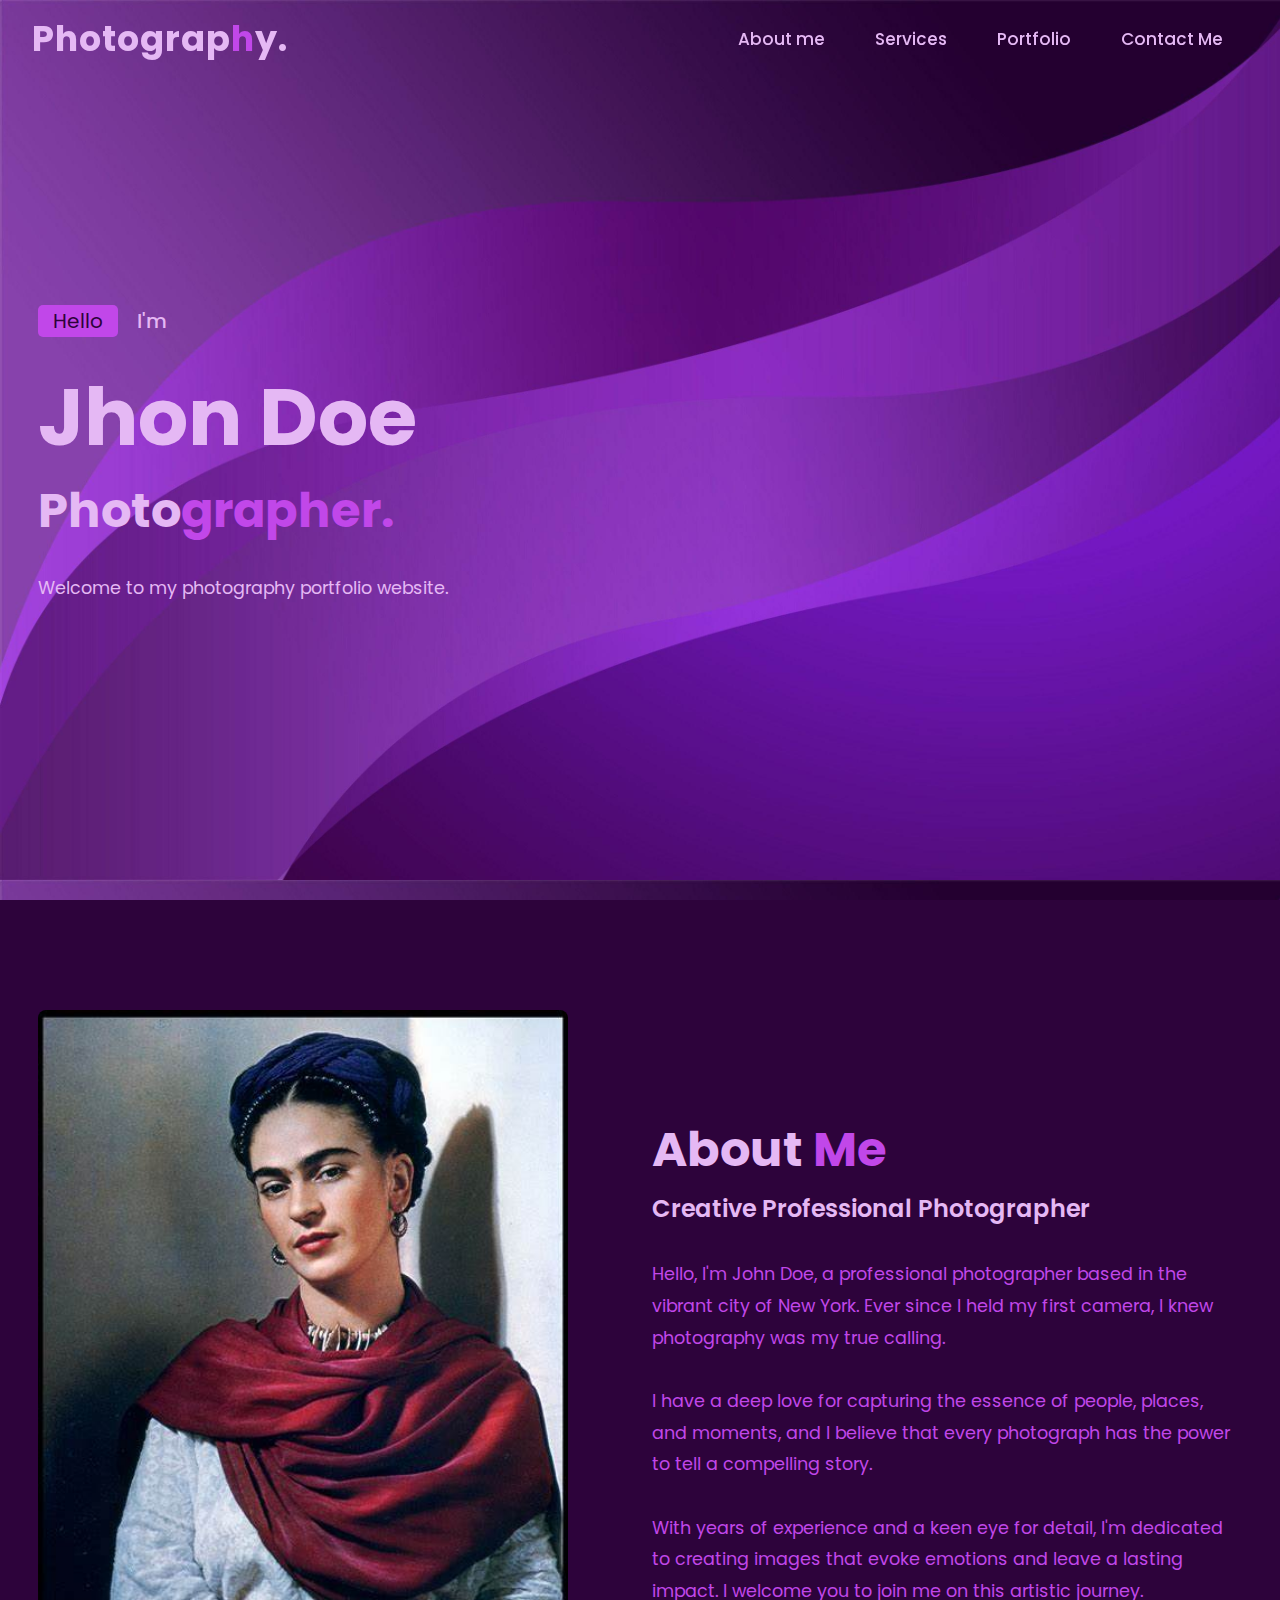
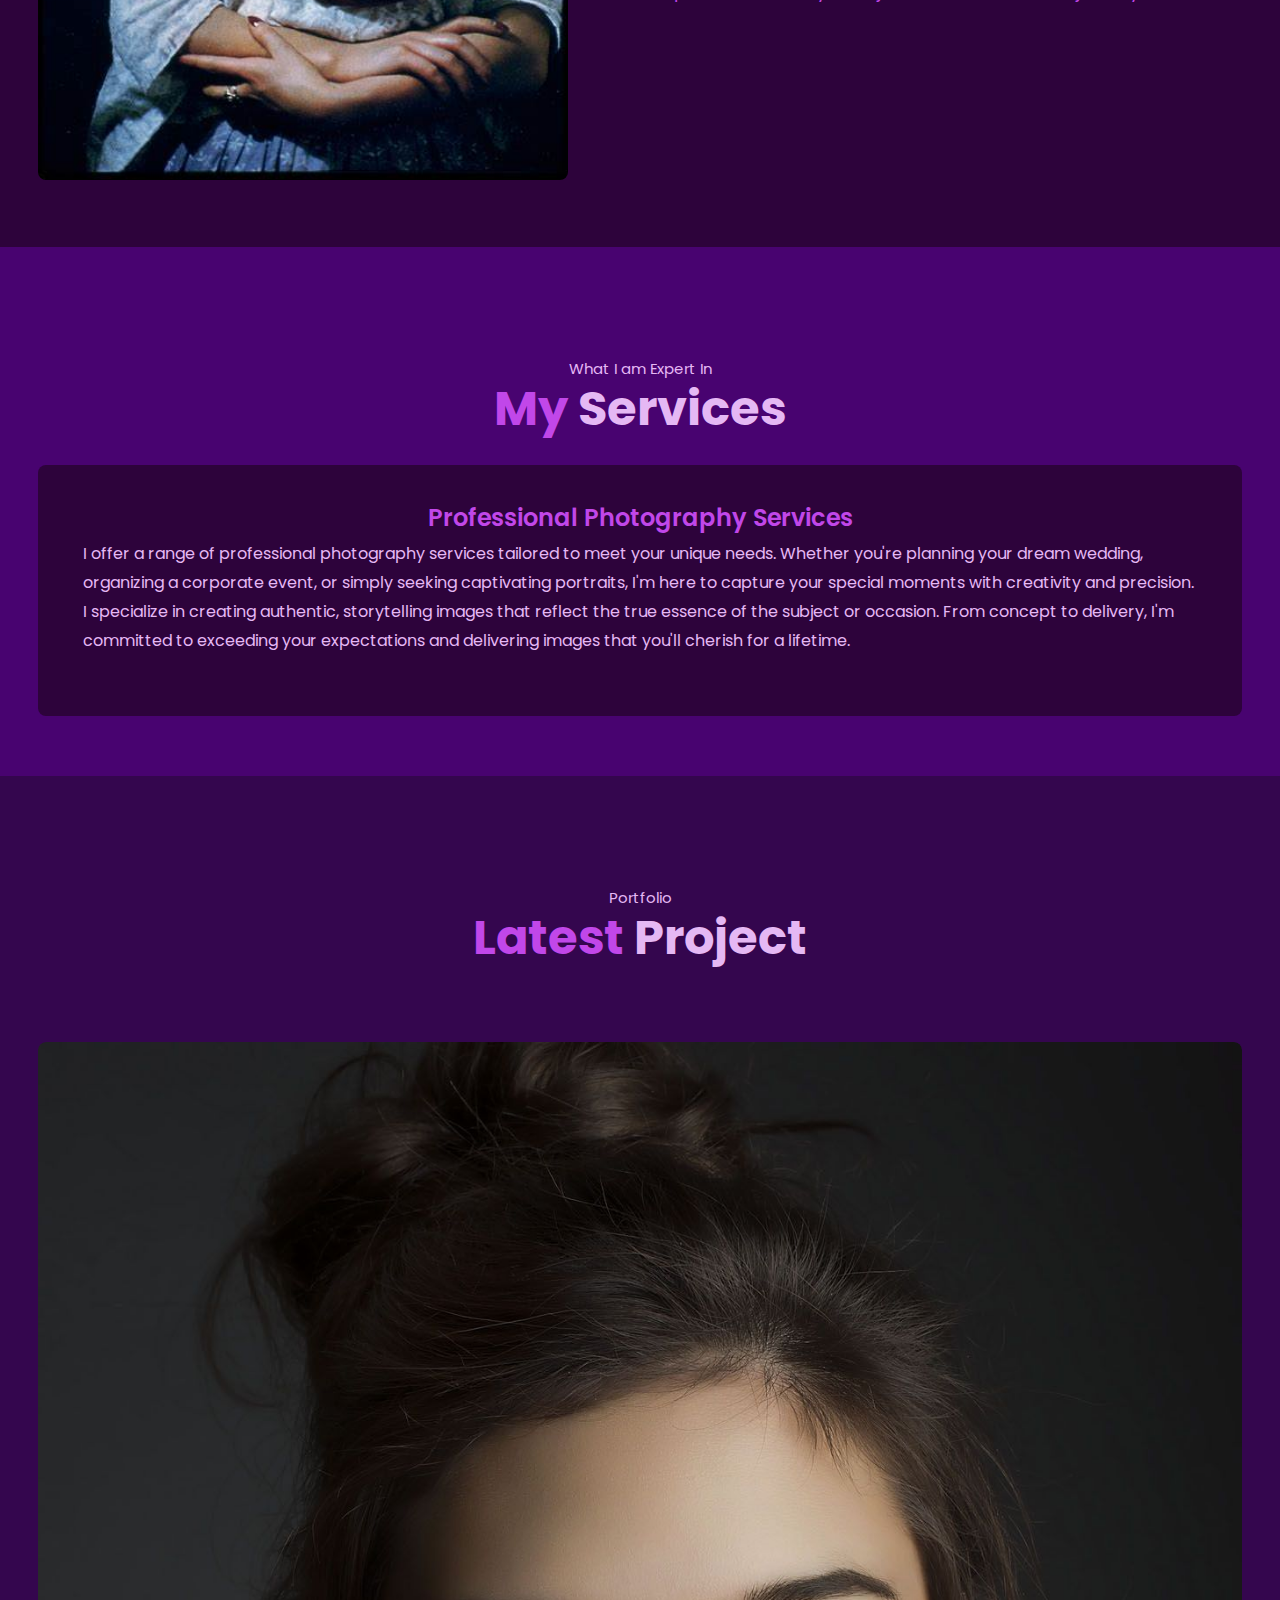
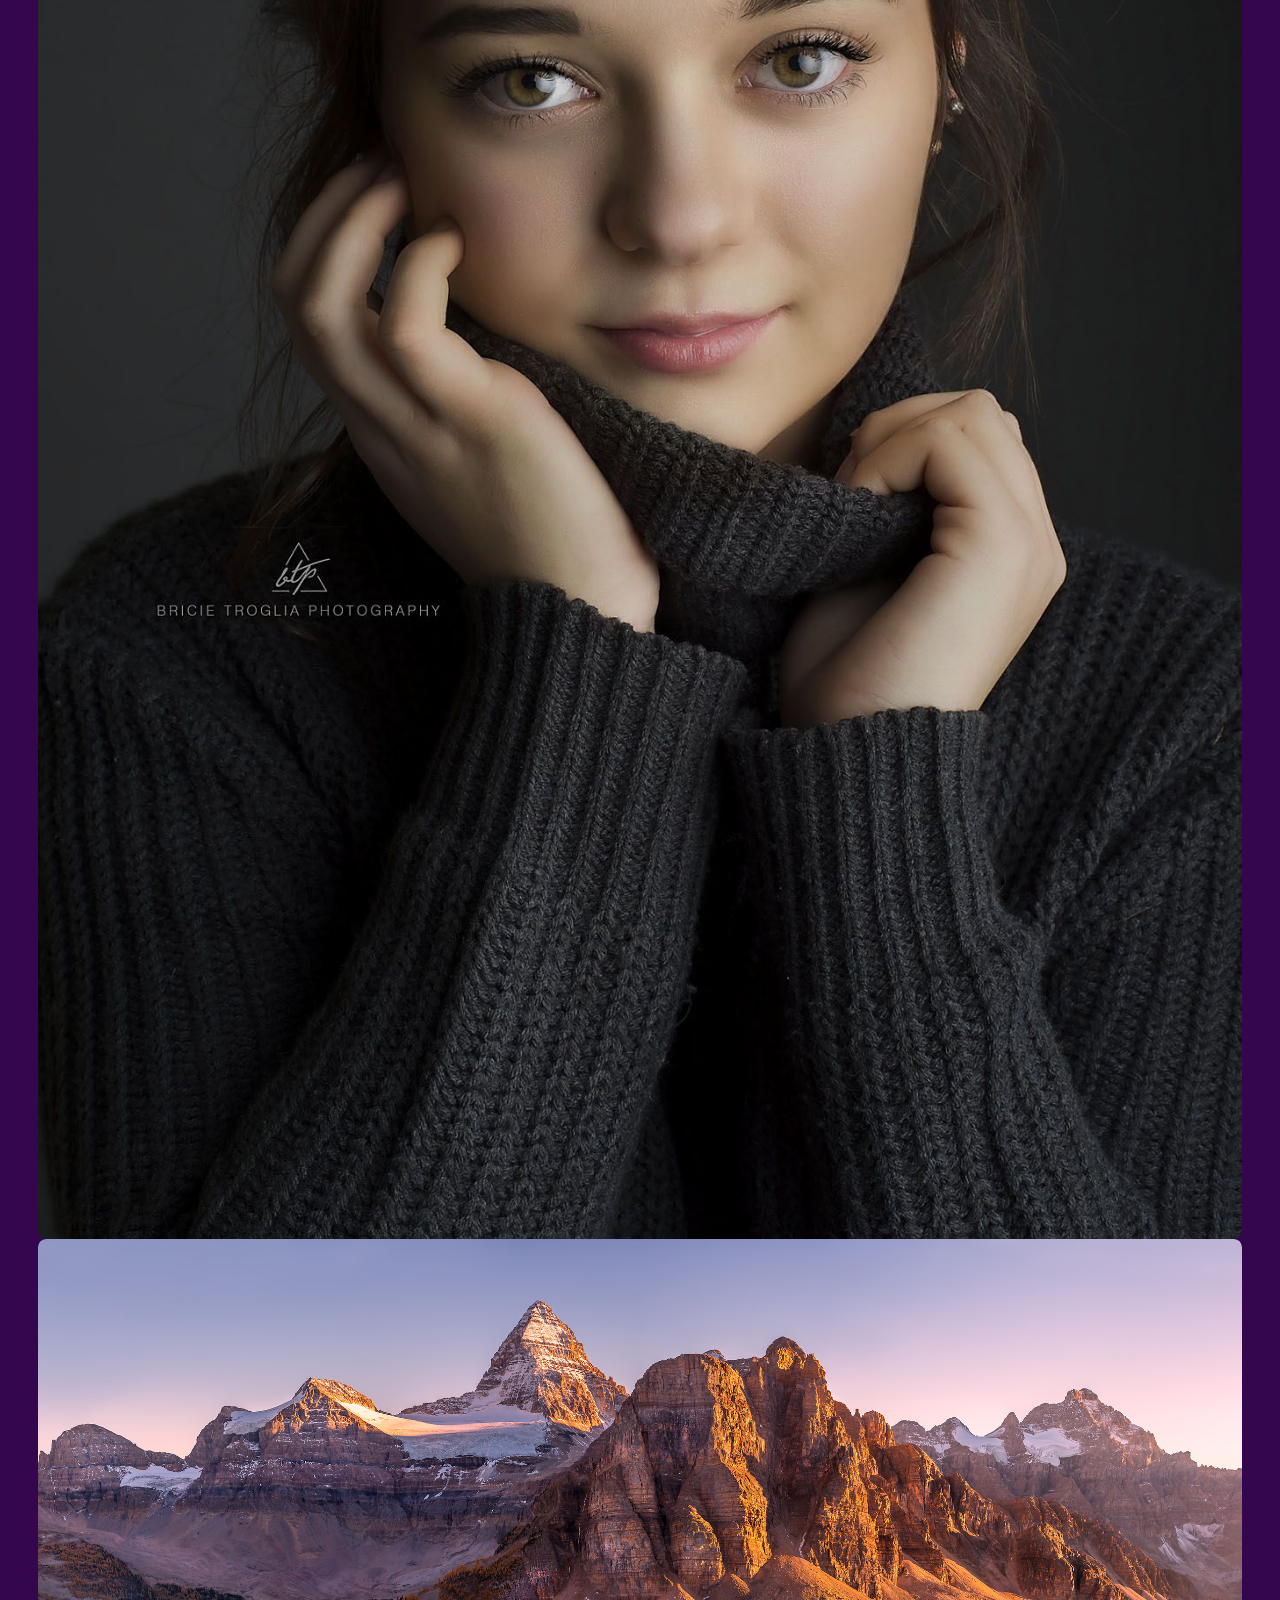
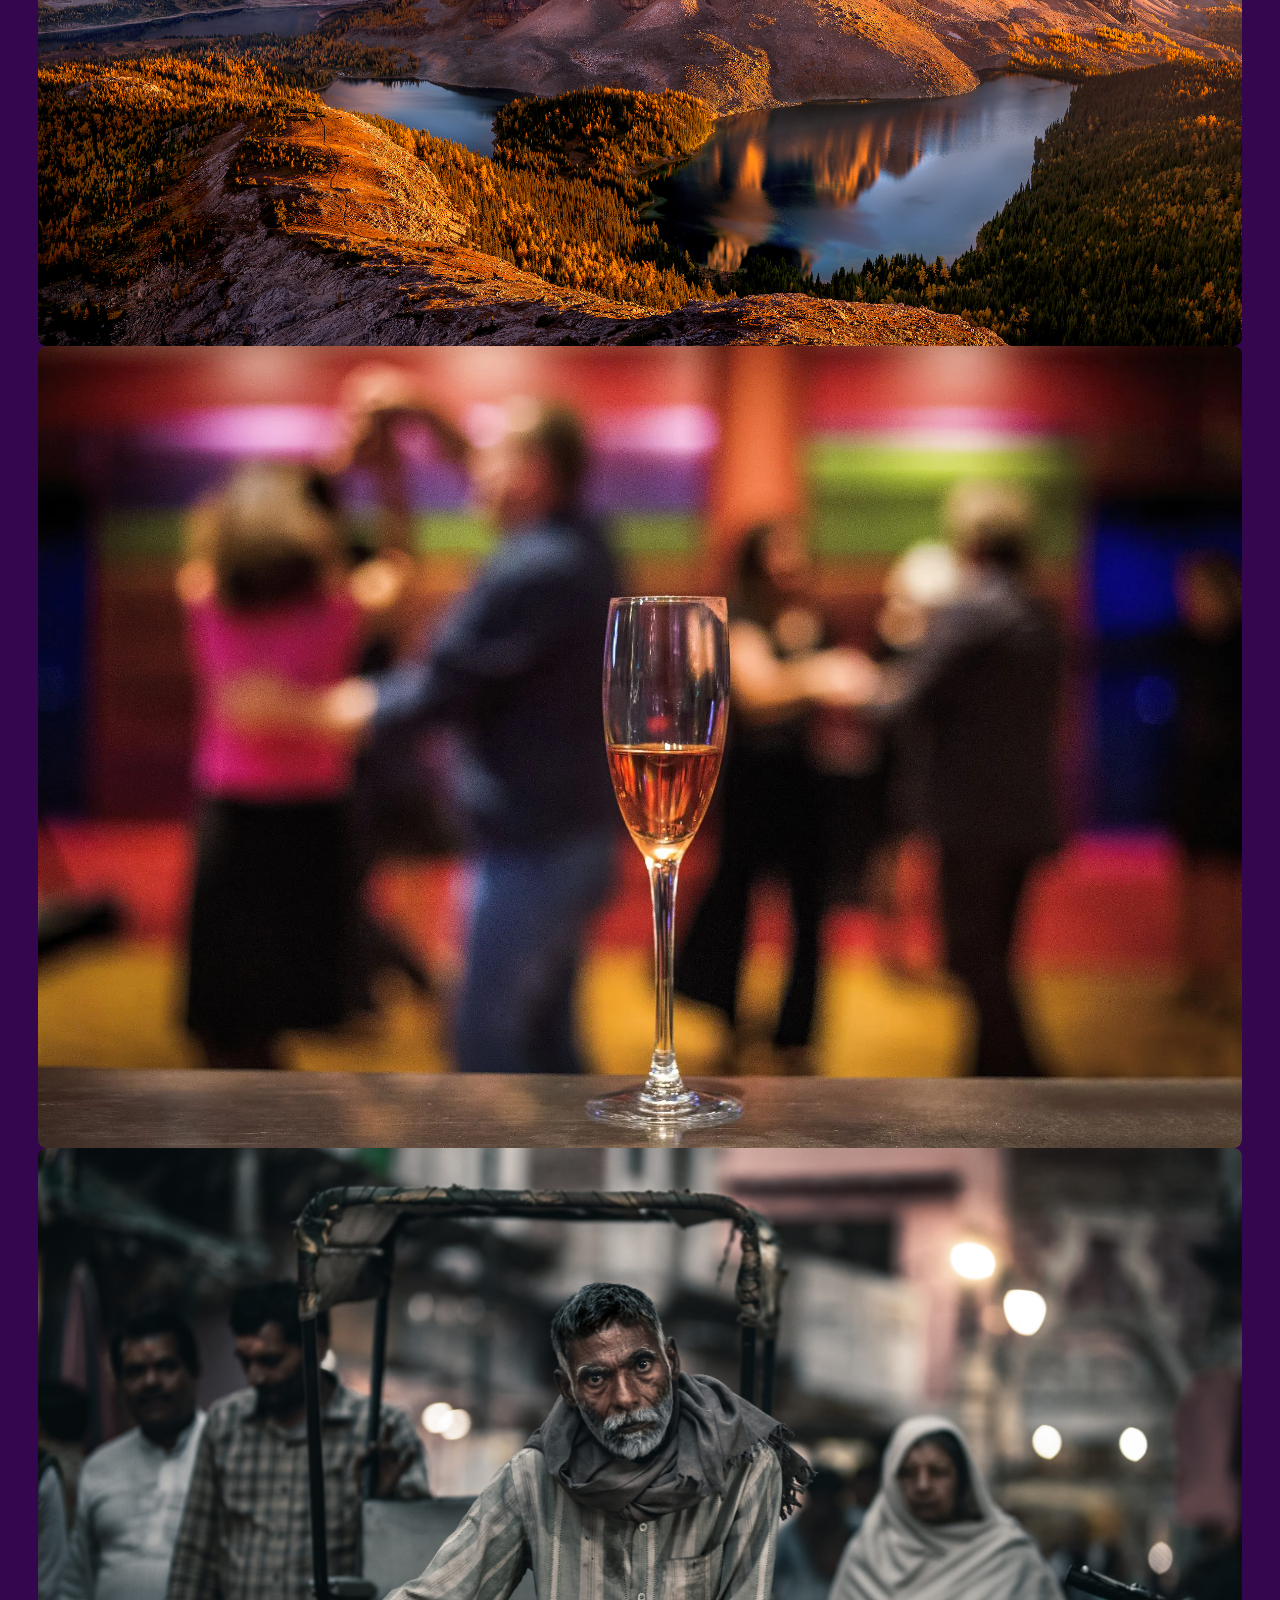
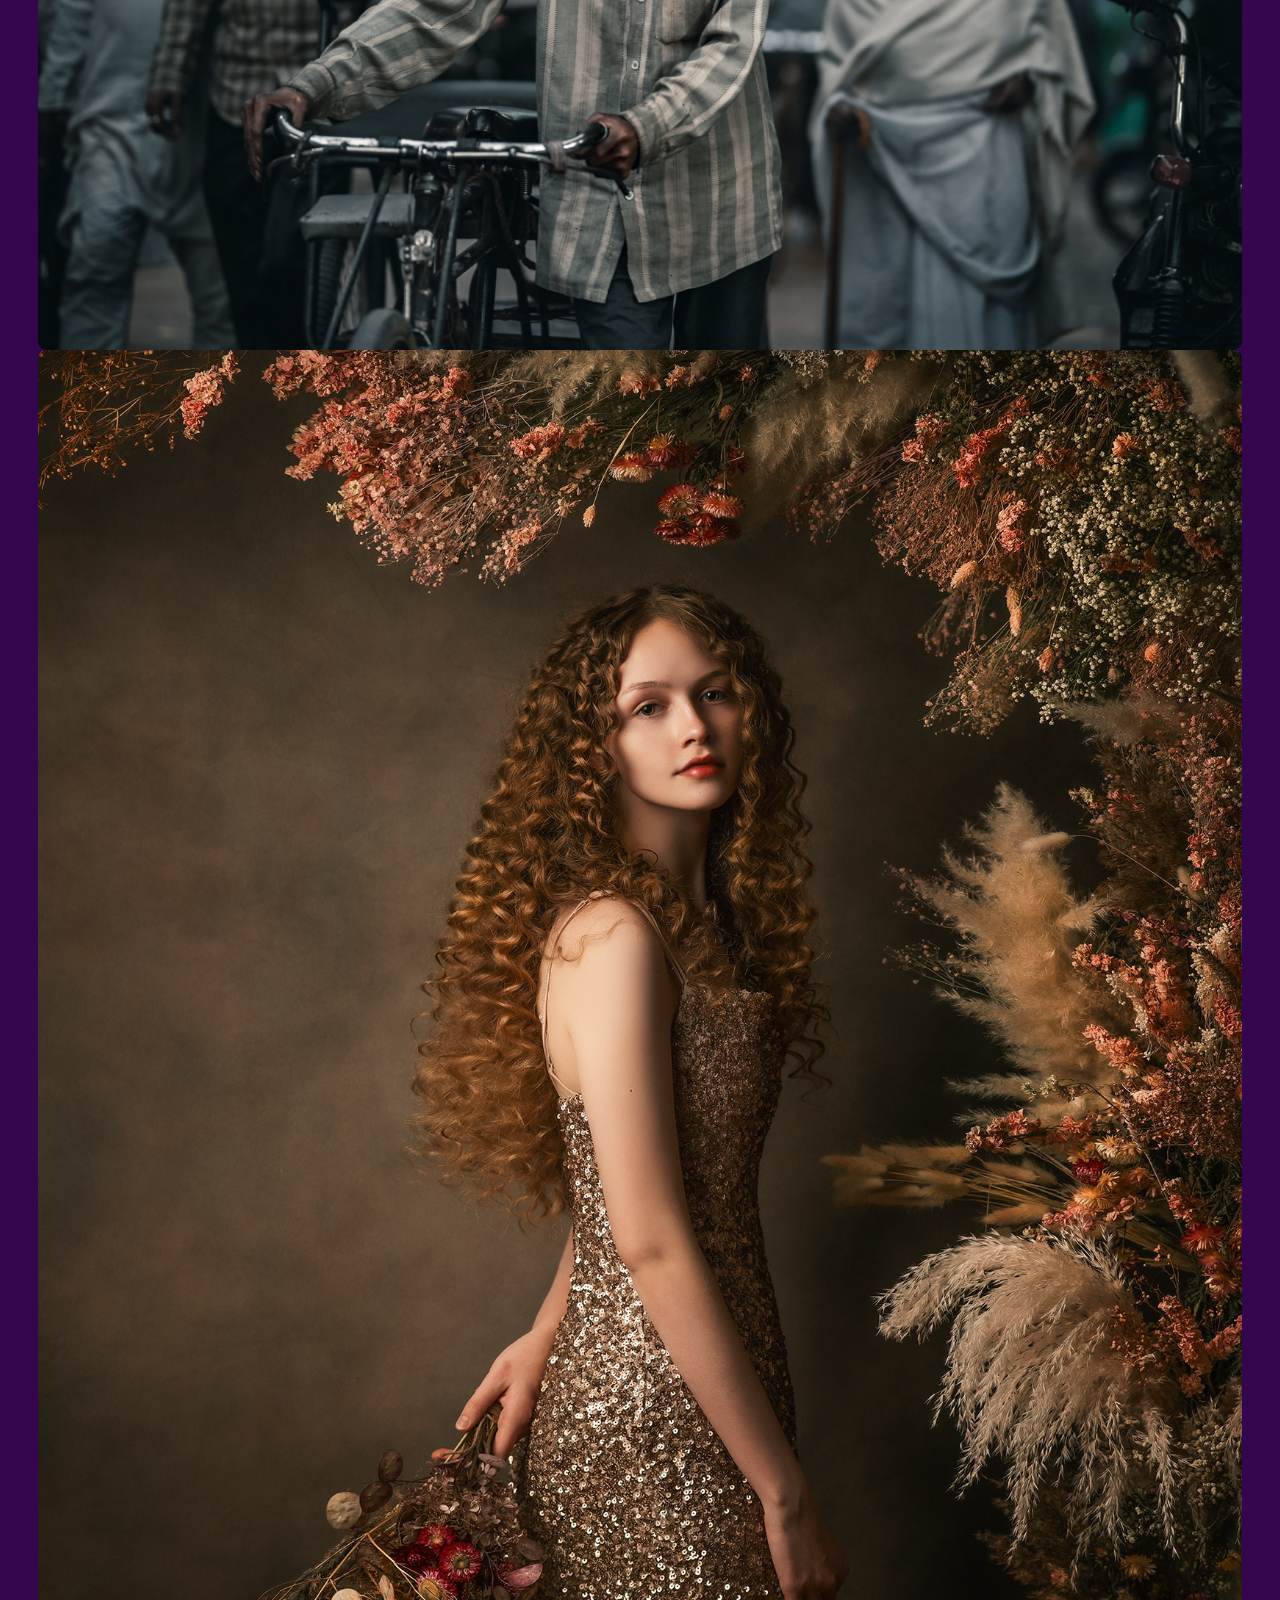
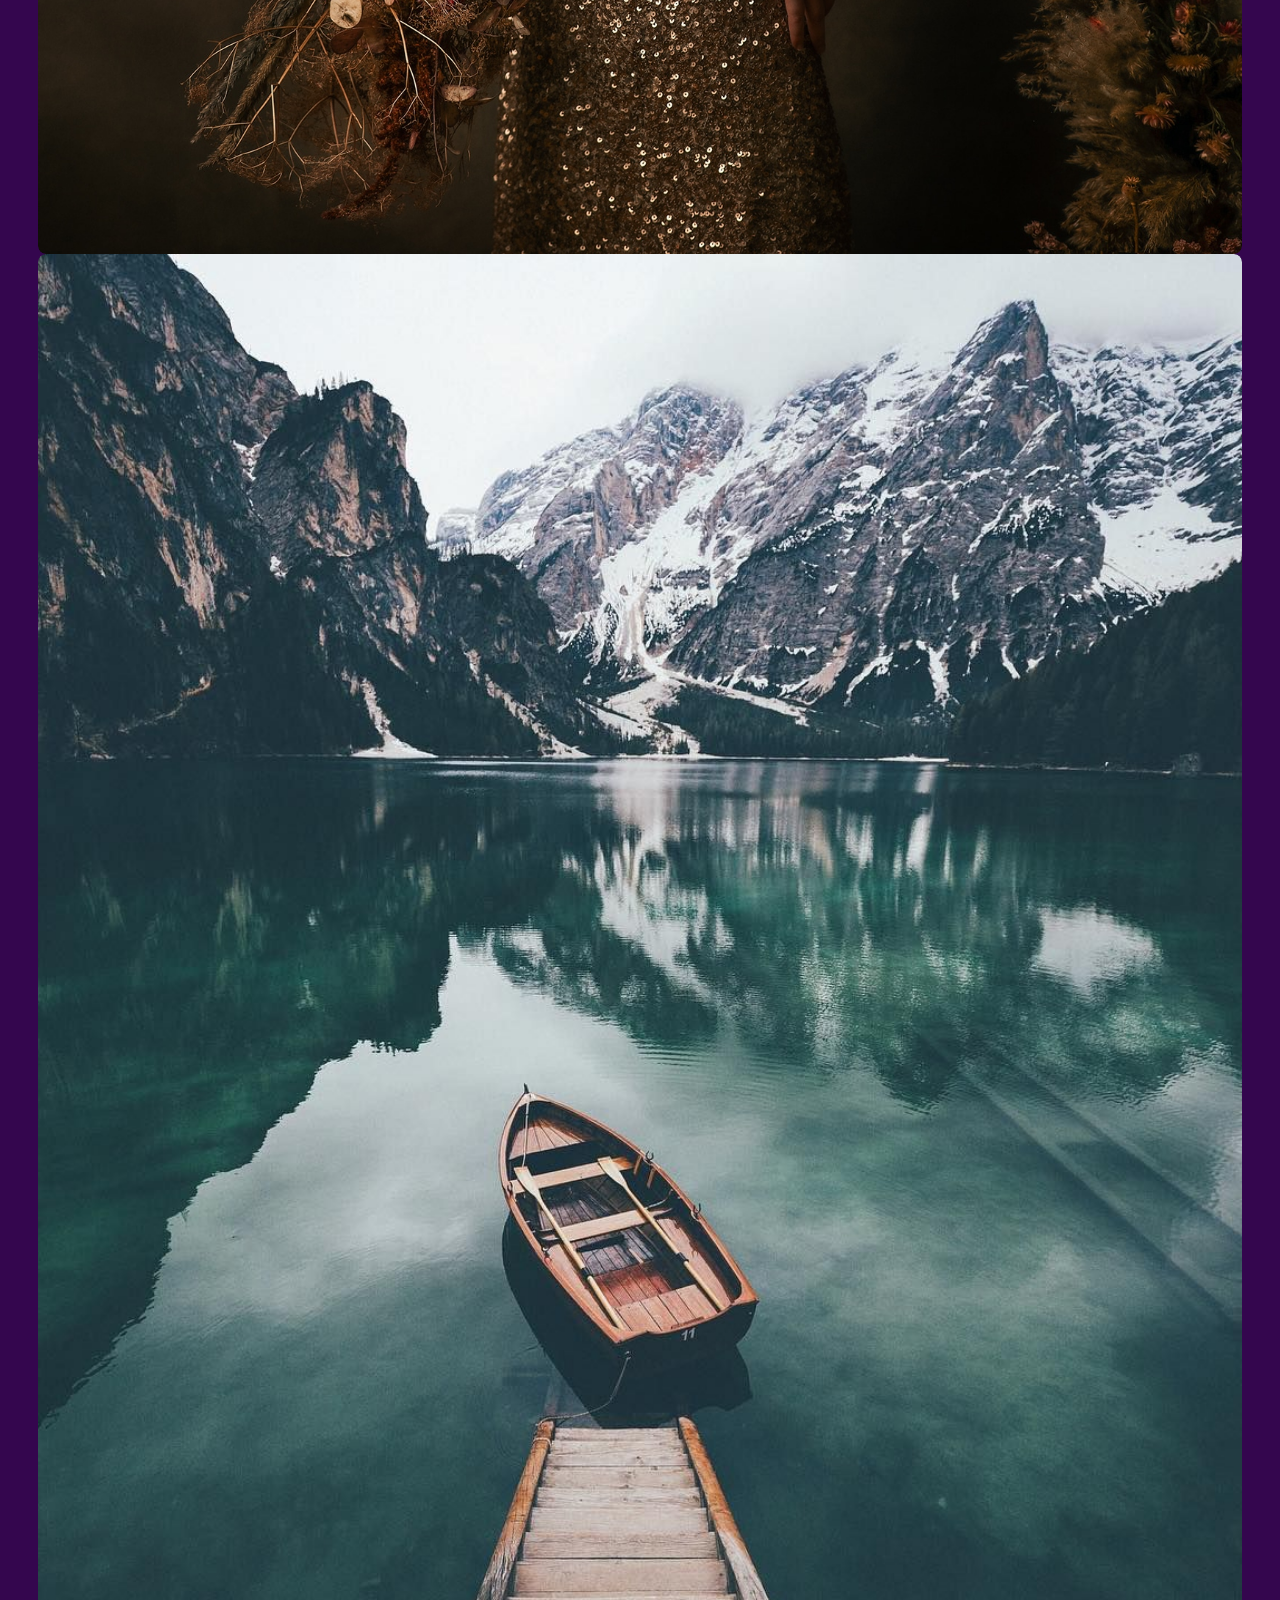
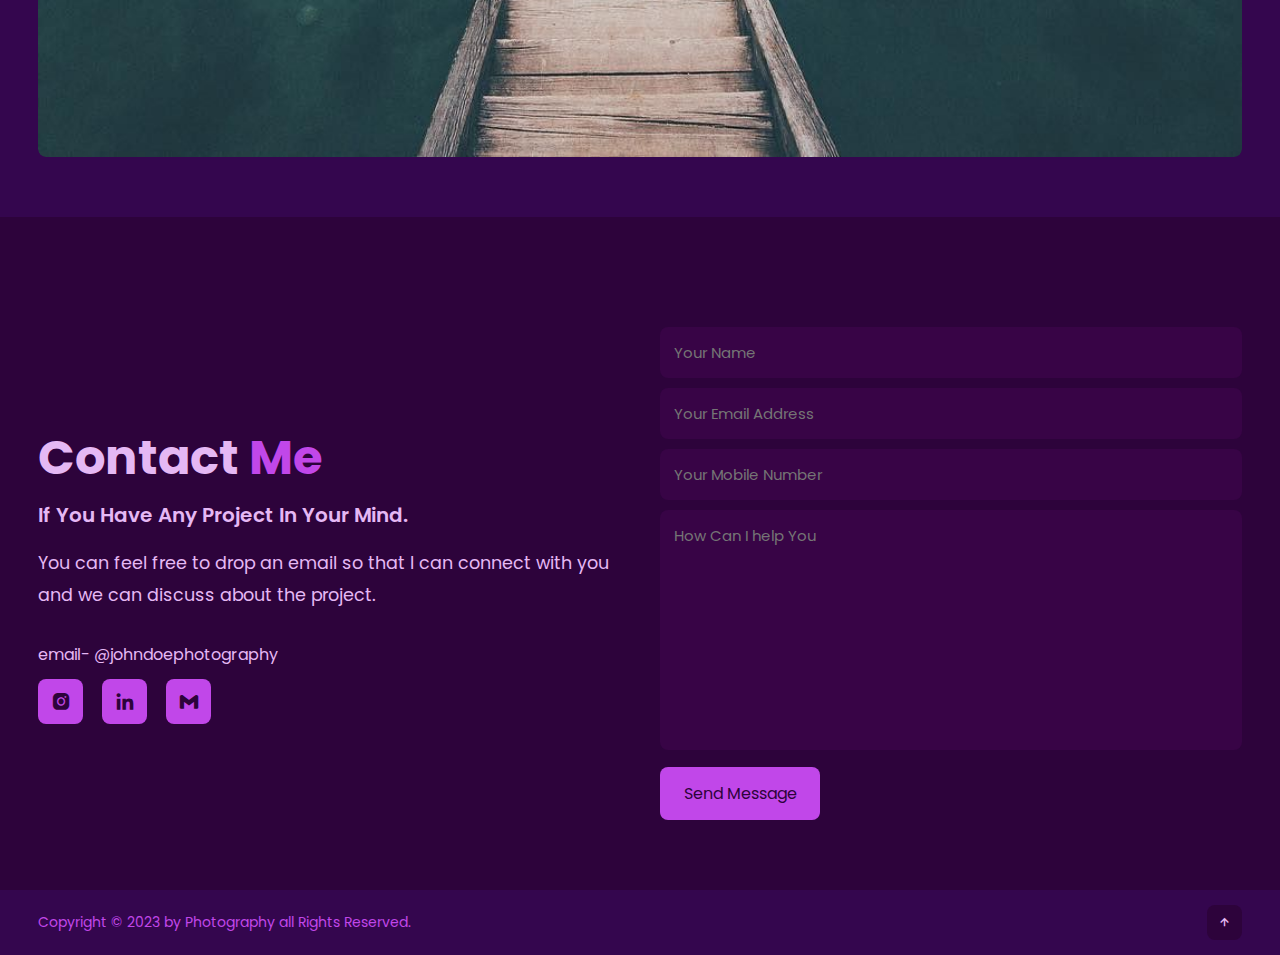
<file: index.html>
<!DOCTYPE html>
<html lang="en">

<head>
    <meta charset="UTF-8">
    <meta http-equiv="X-UA-Compatible" content="IE=edge">
    <meta name="viewport" content="width=device-width, initial-scale=1.0">
    <title>Photography</title>
    <link rel="icon" type="image/x-icon" href="../../assets/favicon.png">
    <link rel="stylesheet" href="style.css">
    <link rel="stylesheet" href="https://unpkg.com/boxicons@latest/css/boxicons.min.css">
    <link rel="preconnect" href="https://fonts.googleapis.com">
    <link rel="preconnect" href="https://fonts.gstatic.com" crossorigin>
    <link href="https://fonts.googleapis.com/css2?family=Poppins:wght@500&display=swap" rel="stylesheet">
 <!-- bootstrap -->
    <link href="https://cdn.jsdelivr.net/npm/bootstrap@5.3.0/dist/css/bootstrap.min.css" rel="stylesheet" integrity="sha384-9ndCyUaIbzAi2FUVXJi0CjmCapSmO7SnpJef0486qhLnuZ2cdeRhO02iuK6FUUVM" crossorigin="anonymous">
    <script src="https://cdn.jsdelivr.net/npm/bootstrap@5.3.0/dist/js/bootstrap.bundle.min.js" integrity="sha384-geWF76RCwLtnZ8qwWowPQNguL3RmwHVBC9FhGdlKrxdiJJigb/j/68SIy3Te4Bkz" crossorigin="anonymous"></script>
 
</head>
<body>
    <header>
        <a href="photographic.html" class="logo" style="text-decoration: none;">Photograp<span>h</span>y.</a>

        <ul class="navlist1">
            <li><a href="#about" class="nav-link">About me</a></li>
            <li><a href="#services" class="nav-link">Services</a></li>
            <li><a href="#portfolio" class="nav-link">Portfolio</a></li>
            <li><a href="#contact" class="nav-link">Contact Me</a></li>
        </ul>
        <div class="bx bx-menu" id="menu-icon"></div>
    </header>
    <!--home section design-->
    <section class="home" id="home">
        <div class="container">
            <div class="home-text">
                <div class="slide">
                    <span class="one">Hello</span>
                    <span class="two">I'm</span>
                </div>
                <h1>Jhon Doe</h1>
                <h3>Photo<span>grapher.</span></h3>
                <p>Welcome to my photography portfolio website. </p>
                <!-- <div class="button">
                    <a href="" class="btn">Say Hello</a>
                    <a href="#" class="btn2"><span><i class='bx bx-play'></i></span>Watch my work.</a> 
                </div> -->
            </div>
        </div>
    </section>
    <!--about section design-->
    <section class="about" id="about">
        <div class="about-img">
            <img src="th (1).jpg" alt="image not found">
        </div>
        <div class="about-text">
            <h2 class="text-light">About <span>Me</span></h2>
            <h4>Creative Professional Photographer</h4>
            <p>
                Hello, I'm John Doe, a professional photographer based in the vibrant
                 city of New York. Ever since I held my first camera, I knew photography 
                 was my true calling. <br>  <br> I have a deep love for capturing the essence of people,
                  places, and moments, and I believe that every photograph has the power
                   to tell a compelling story. <br> <br>   With years of experience and a keen eye for 
                   detail, I'm dedicated to creating images that evoke emotions and leave a 
                   lasting impact. I welcome you to join me on this artistic journey.
            </p>
            <!-- <a href="#" class="btn">More About</a> -->
        </div>
    </section>
    <!--service section design-->
    <section class="services" id="services">
        <div class="main-text">
            <p>What I am Expert In</p>
            <h2 class="text-light"><span>My</span > Services</h2>
        </div>
        <div class="services-content">

            <div class="box">
                <h3 style="text-align: center;">Professional Photography Services</h3>
                <p>
                    I offer a range of professional photography services tailored to meet your unique 
                    needs. Whether you're planning your dream wedding, organizing a corporate event, 
                    or simply seeking captivating portraits, I'm here to capture your special moments 
                    with creativity and precision. I specialize in creating authentic, storytelling 
                    images that reflect the true essence of the subject or occasion. From concept to 
                    delivery, I'm committed to exceeding your expectations and delivering images that
                     you'll cherish for a lifetime.
                </p>
                <!-- <a href="#" class="read">Read More</a> -->
            </div>
        </div>
    </section>
    <!--portfolio section design-->
    <section class="portfolio" id="portfolio">
        <div class="main-text">
            <p>Portfolio</p>
            <h2 class="text-light"><span>Latest</span> Project</h2>
        </div>
        <div class="portfolio-content">
            <div class="row align-items-center">
                    <div class="col-md-4 col-sm-12 row1 my-2" >
                        <img src="portrait.jpg" style="width: 100%;"  alt="image not found">
                        <div class="layer">
                            <h5>Portraits</h5>
                            <a href="next.html" ><i class='bx bx-link-external'></i></a>
                        </div>
                    </div>

                    <div class="col-md-4 col-sm-12 row1 my-2" >
                        <img src="inspect.jpg" style="width: 100%;" alt="image not found">
                        <div class="layer"  >
                            <h5>Landscapes</h5>
                            <a href="next.html" ><i class='bx bx-link-external'></i></a>
                        </div>
                    </div>

                    <div class="col-md-4 col-sm-12 row1 my-2" >
                        <img src="events.webp" style="width: 100%;" alt="image not found">
                        <div class="layer">
                            <h5>Events</h5>
                            <a href="next.html"><i class='bx bx-link-external'></i></a>
                        </div>
                    </div>
                    <div class="col-md-4 col-sm-12 row1 my-2" >
                        <img src="street.jpg" style="width: 100%;" alt="image not found">
                        <div class="layer"  style=" justify-content: end;">
                            <h5>Street Photography</h5>
                            <a href="next.html"><i class='bx bx-link-external'></i></a>
                        </div>
                    </div>

                    <div class="col-md-4 col-sm-12 row1 my-2"  >
                        <img src="finearts.jpg" style="width: 100%;" alt="image not found">
                        <div class="layer">
                            <h5>Fine Arts Photography</h5>
                            <a href="next.html" ><i class='bx bx-link-external'></i></a>
                        </div>
                    </div>

                    <div class="col-md-4 col-sm-12 row1 my-2" >
                        <img src="travel.jpg" style="width: 100%;" alt="image not found">
                        <div class="layer">
                            <h5>Travel</h5>
                            <a href="next.html"><i class='bx bx-link-external'></i></a>
                        </div>
                    </div>
            </div>
            </div>
    </section>
    <!--contact section design-->
    <section class="contact" id="contact">
        <div class="contact-text">
            
                <h2 class="text-light">Contact <span>Me</span></h2>
                <h4>If You Have Any Project In Your Mind.</h4>
                <p>You can feel free to drop an email so that I can connect with you and we can discuss about the project.</p>
                <div class="list">
                    <li class="text-light"><a href="#"></a>email- @johndoephotography</li>
                </div>
                <div class="contact-icons">
                    <a href=""><i class='bx bxl-instagram-alt'></i></a>
                    <a href=""><i class='bx bxl-linkedin'></i></a>
                    <a href=""><i class='bx bxl-gmail'></i></a>
                </div>
        </div>
        <div class="contact-form">
            
            <form action="#" method="POST">
                <input type="name" name="name" placeholder="Your Name" required>
                <input type="email" name="email" placeholder="Your Email Address" required>
                <input type="number" name="number" placeholder="Your Mobile Number" required>
                <textarea name="msg" id="" cols="35" rows="10"  placeholder="How Can I help You" required></textarea>
                <input type="submit" value="Send Message" class="submit" required>
                <!-- <button type="submit" class="submit">SUBMIT</button> -->
            </form>
        
        </div>
        
    </section>
    <!--end section design-->
    <section class="end">
        <div class="last-text">
            <p>Copyright © 2023 by Photography all Rights Reserved.</p>
        </div>
        <div class="top">
            <a href="#home"><i class='bx bx-up-arrow-alt'></i></a>
        </div>
    </section>
</body>
<script src="script.js"></script>

</html>
</file>
<file: style.css>
*{
    padding: 0;
    margin: 0;
    box-sizing: border-box;
    font-family: 'Poppins', sans-serif;
    text-decoration: none;
    list-style: none;
    scroll-behavior: smooth;
}
:root{
    --bg-color: #2d033b ;
    --second-bg-color: rgb(137, 20, 184)  ;
    --text-color: #e5b8f4;
    --second-color:#810ca8;
    --main-color:#c147e9;
    --big-font: 5rem;
    --h2-font: 3rem;
    --p-font: 1.1rem;
}
.container{
    max-width: 1200px;
}
body{
    background: var(--bg-color);
    color: var(--text-color);
}
header{
    position: fixed;
    width: 100%;
    top: 0px;
    right: 0;
    z-index: 1000;
    display: flex;
    align-items: center;
    justify-content: space-between;
    background: transparent;
    padding: 22px 15%;
    border-bottom: 1px solid transparent;
    transition: all .45s ease;
}
.logo{
    color: var(--text-color);
    font-size: 35px;
    font-weight: 700;
    letter-spacing: 1px;

}
span{
    color: var(--main-color);
}
.navlist1{
    display: flex;
}
.navlist1 a{
    color: var(--text-color);
    font-size: 17px;
    font-weight: 500;
    margin: 0 25px;
    transition: all .45s ease;
}
.navlist1 a:hover{
    color: var(--text-color);
}
#menu-icon{
    font-size: 35px ;
    color: var(--text-color);
    z-index: 10001;
    cursor: pointer;
    margin-left: 25px;
    display: none;
}
section{
    padding: 160px 15% 120px;
}
.home{
    position: relative;
    height: 100vh;
    width: 100%;
    background-image: url(WhatsApp\ Image\ 2023-02-12\ at\ 22.36.55.jpeg);
    background-size: 110% ;
    background-repeat: repeat ;
    display: flex;
    align-items: center;
    justify-content: flex-start;
}
.slide{
    margin-bottom: 20px;
}
.one{
    display: inline-block;
    margin-right: 15px;
    height: 32px;
    padding: 0 15px;
    line-height: 32px;
    font-size: 20px;
    border-radius: 5px;
    background: var(--main-color);
    color: var(--bg-color);
}
.two{
    display: inline-block;
    color: var(--text-color);
    font-size: 20px;
    font-weight: 500;
}
.home-text h1{
    font-size: var(--big-font);
    font-weight: 700;
    color: var(--text-color);
    list-style: 1.1;
    margin: 0 0 8px;
}
.home-text h3{
    color: var(--text-color);
    margin: 0 0 35px;
    font-size: 3rem;
    font-weight: 700;
    line-height: 1.1;
}
.home-text p{
    color: var(--text-color);
    font-size: var(--p-font);
    line-height: 1.8;
    margin-bottom: 40px;
}
.button{
    display: inline-flex;
    align-items: center;
    justify-content: center;
}
.btn{
    display: inline-block;
    padding: 12px 28px;
    background: var(--main-color);
    border-radius: 5px;
    color: var(--text-color);
    font-size: 1rem;
    letter-spacing: 1px;
    font-weight: 600;
    transition: all .45s ease;
}
.btn:hover{
    transform: scale(0.9);
}
.btn2{
   display: inline-flex;
   align-items: center;
   justify-content: center;
   font-size: 15px;
   font-weight: 600;
   color: var(--text-color);
   margin-left: 35px; 
}
.btn2 span i{
    height: 55px;
    width: 55px;
    background: var(--bg-color);
    color: var(--text-color);
    display: flex;
    align-items: center;
    justify-content: center;
    font-size: 35px;
    border-radius: 50%;
    margin-right: 15px;
    transition: all .45s ease;
}
.btn2 span i:hover{
    transform: scale(1.1) translateY(5px);
}
header.sticky{
    background: var(--bg-color);
    border-bottom: 1px solid #ffffff1a;
    padding: 12px 15px;
}
.about{
    background-color: var(--bg-color);
    display: grid;
    grid-template-columns: repeat(2, 1fr);
    align-items: center;
    gap: 1.5rem;
}
.about-img img{
    max-width: 530px;
    height: auto;
    width: 100%;
    border-radius: 8px;
}
.about-text h2{
    font-size: var(--h2-font);
    line-height: 1;
}
.about-text h4{
   font-size: 24px;
   font-weight: 600;
   color: var(--text-color);
   line-height: 1.7;
   margin: 15px 0 30px; 
}
.about-text p{
    color: var(--main-color);
    font-size: var(--p-font);
    line-height: 1.8;
    margin-bottom: 4rem;
}
.services{
    background: rgb(72, 3, 112);
    /* background-image: url(WhatsApp\ Image\ 2023-02-12\ at\ 22.36.55.jpeg);
    background-size: 110%;
     */
}
.main-text{
    text-align: center;
}
.main-text p{
    color: var(--text-color);
    font-size: 15px;
    margin-bottom: 5px;

    
}
.main-text h2{
    font-size: var(--h2-font);
    line-height: 1;
    margin-top: 0px;
}
.services-content{
    display: grid;
    grid-template-columns: repeat(auto-fit, minmax(250px, auto));
    align-items: center;
    gap: 2.5rem;
    margin-top: 2rem;
}
.box{
    background: var(--bg-color);
    padding: 35px 45px;
    border-radius: 8px;
    transition: all .45s ease;
}
.s-icons i{
    font-size: 32px;
    margin-bottom: 20px;
}
.box h3{
    font-size: 24px;
    font-weight: 600;
    color: var(--main-color);
    margin-bottom: 5px;
}
.box p{
    color: var(--text-color);
    font-size: 1rem;
    line-height: 1.8;
    margin-bottom: 25px;
}
.read{
    display: inline-block;
    padding: 8px 18px;
    background: var(--main-color);
    color: var(--bg-color);
    font-size: 14px;
    font-weight: 500;
    border-radius: 8px;
    transition: all .45s ease;
}
.read:hover{
    letter-spacing: 1px;
    background: #df8cf099;
    color: var(--text-color);
}
.box:hover{
    transform: translateY(-8px);
    cursor: pointer;
}
.portfolio{
    background-color: rgb(52, 6, 78);
}
.portfolio-content{
    display: grid;
    grid-template-columns: repeat(auto-fit, minmax(250px, auto));
    /* align-items: center; */
    gap: 2.5rem;
    margin-top: 5rem;
    
}
.row1{
    position: relative;
    overflow: hidden;
    border-radius: 8px;
    cursor: pointer;
}
.row1 img{
    width: 100%;
    border-radius: 8px;
    display: block;
    transition: transform 0.5s;
}
.layer{
    width: 100%;
    height: 0;
    background: linear-gradient(rgba(0,0,0,0.1), #ebc175);
    position: absolute;
    border-radius: 8px;
    left: 0;
    bottom: 0;
    overflow: hidden;
    display: flex;
    flex-direction: column;
    align-items: center;
    justify-content: center;
    text-align: center;
    padding: 0 40px;
    transition: height 0.5s;
}
.layer h5{
    font-size: 40px;
    font-weight: 600;
    margin-bottom: 15px;
    color: var(--bg-color);
}
.layer p{
    color: var(--second-color);
    font-size: 20px;
    line-height: 1.8;
}
.layer i{
    color: var(--main-color);
    margin-top: 20px;
    font-size: 20px;
    background: var(--text-color);
    width: 60px;
    height: 60px;
    display: flex;
    align-items: center;
    justify-content: center;
    border-radius: 50%;
}
.row1:hover img{
    transform: scale(1.1);
}
.row1:hover .layer{
    height: 100%;

}
.contact{
    background: var(--bg-color);
    display: grid;
    grid-template-columns: repeat(2, 1fr);
    align-items: center;
    gap: 2.5rem;
    /* background-image: url(WhatsApp\ Image\ 2023-02-12\ at\ 22.36.55.jpeg);
    background-size: 100%; */
}
.contact-text h4{
    color: var(--text-color);
    margin: 18px 0;
    font-size: 20px;
    font-weight: 600;

}
.contact-text h2{
    font-size: var(--h2-font);
    line-height: 1;
}
.contact-text p{
    color: var(--text-color);
    font-size: var(--p-font);
    line-height: 1.8;
    margin-bottom: 30px;
}
.list{
    margin-bottom: 12px;
}
.list li{
    margin-bottom: 12px;
}
.list li a{
    display: block;
    color: var(--main-color);
    font-size: 14px;
    transition: all .45s ease;
}
.list li a:hover{
    color: var(--text-color);
    transform: translateX(5px);
}
.contact-icons i {
    height: 45px;
    width: 45px;
    background: var(--main-color);
    color: var(--bg-color);
    font-size: 22px;
    display: inline-flex;
    align-items: center;
    justify-content: center;
    border-radius: 8px;
    margin-right: 15px;
    transition: all .45s ease;
}
.contact-icons i:hover{
    background: var(--text-color);
    color: var(--main-color);
}
.contact-form form{
    position: relative;
}
.contact-form form input, form textarea{
    width: 100%;
    padding: 14px;
    background: rgb(56, 4, 70);
    color: var(--text-color);
    border: none;
    outline: none;
    font-size: 15px;
    border-radius: 8px;
    margin-bottom: 10px;
}
.contact-form textarea{
    resize: none;
    height: 240px;
}
.contact-form .submit{
    display: inline-block;
    font-size: 16px;
    background: var(--main-color);
    color: var(--bg-color);
    width: 160px;
    transition: all .45s ease;

}
.contact-form .submit:hover{
    transform: scale(1.1);
    cursor: pointer;
}
.end{
    padding: 20px 15% ;
    display: flex;
    flex-wrap: wrap;
    align-items: center;
    justify-content: space-between;
    gap: 2rem;
    background: rgb(52, 6, 78);
}
.last-text p {
    color: var(--main-color);
    font-size: 14px;
}
.top i{
    padding: 10px;
    border-radius: 8px;
    font-size: 15px;
    color: var(--text-color);
    background: var(--bg-color);
}
@media (max-width: 1480px){
    header{
        padding: 12px 2.5%;
        transition: .1s;
    }
    header.sticky{
        padding: 10px 2.5%;
        transition: .1s; 
    }
    section{
        padding: 110px 3% 60px;

    }
    .end{
        padding: 15px 3%;
    }
}
@media(max-width: 1100px){
    :root{
        --big-font: 4rem;
        --h2-font: 2.5rem;
        --p-font: 1rem;
        transition: .1s;
    }
    .home-text h3{
        font-size: 2.5rem;

    }
    .home{
        height: 87vh;
    }
}
@media (max-width: 920px){
    .about{
        grid-template-columns: 1fr;
    }
    .about-img{
        text-align: center;
        order: 2;
    }
    .about-img img{
        width: 100%;
        height: auto;
        max-width: 100%;
    }
    .contact{
        grid-template-columns: 1fr;
    }
}

@media(max-width: 840px){
  
    #menu-icon{
        display: block;
    }
    .navlist1{
        position: absolute;
        top: -1000px;
        right: 0;
        left: 0;
        display: flex;
        flex-direction: column;
        background: var(--bg-color);
        text-align: left;
        transition: all .45s ease;
    }
    .navlist1 a{
        display: block;
        margin: 17px;
        font-size: 20px;
        transition: all .45s ease;
        color: var(--text-color);
    }
    .navlist1 a:hover{
        color: var(--main-color);
    }
    .navlist1 a.active{
        color: var(--text-color);
    }
    .navlist1.open{
        top: 100%;
    }
}
@media(max-width:1174px){
    .home{
        background: url(bg2.jpg);
        background-size: 100%;
        background-repeat: no-repeat;
    }
}
</file>
